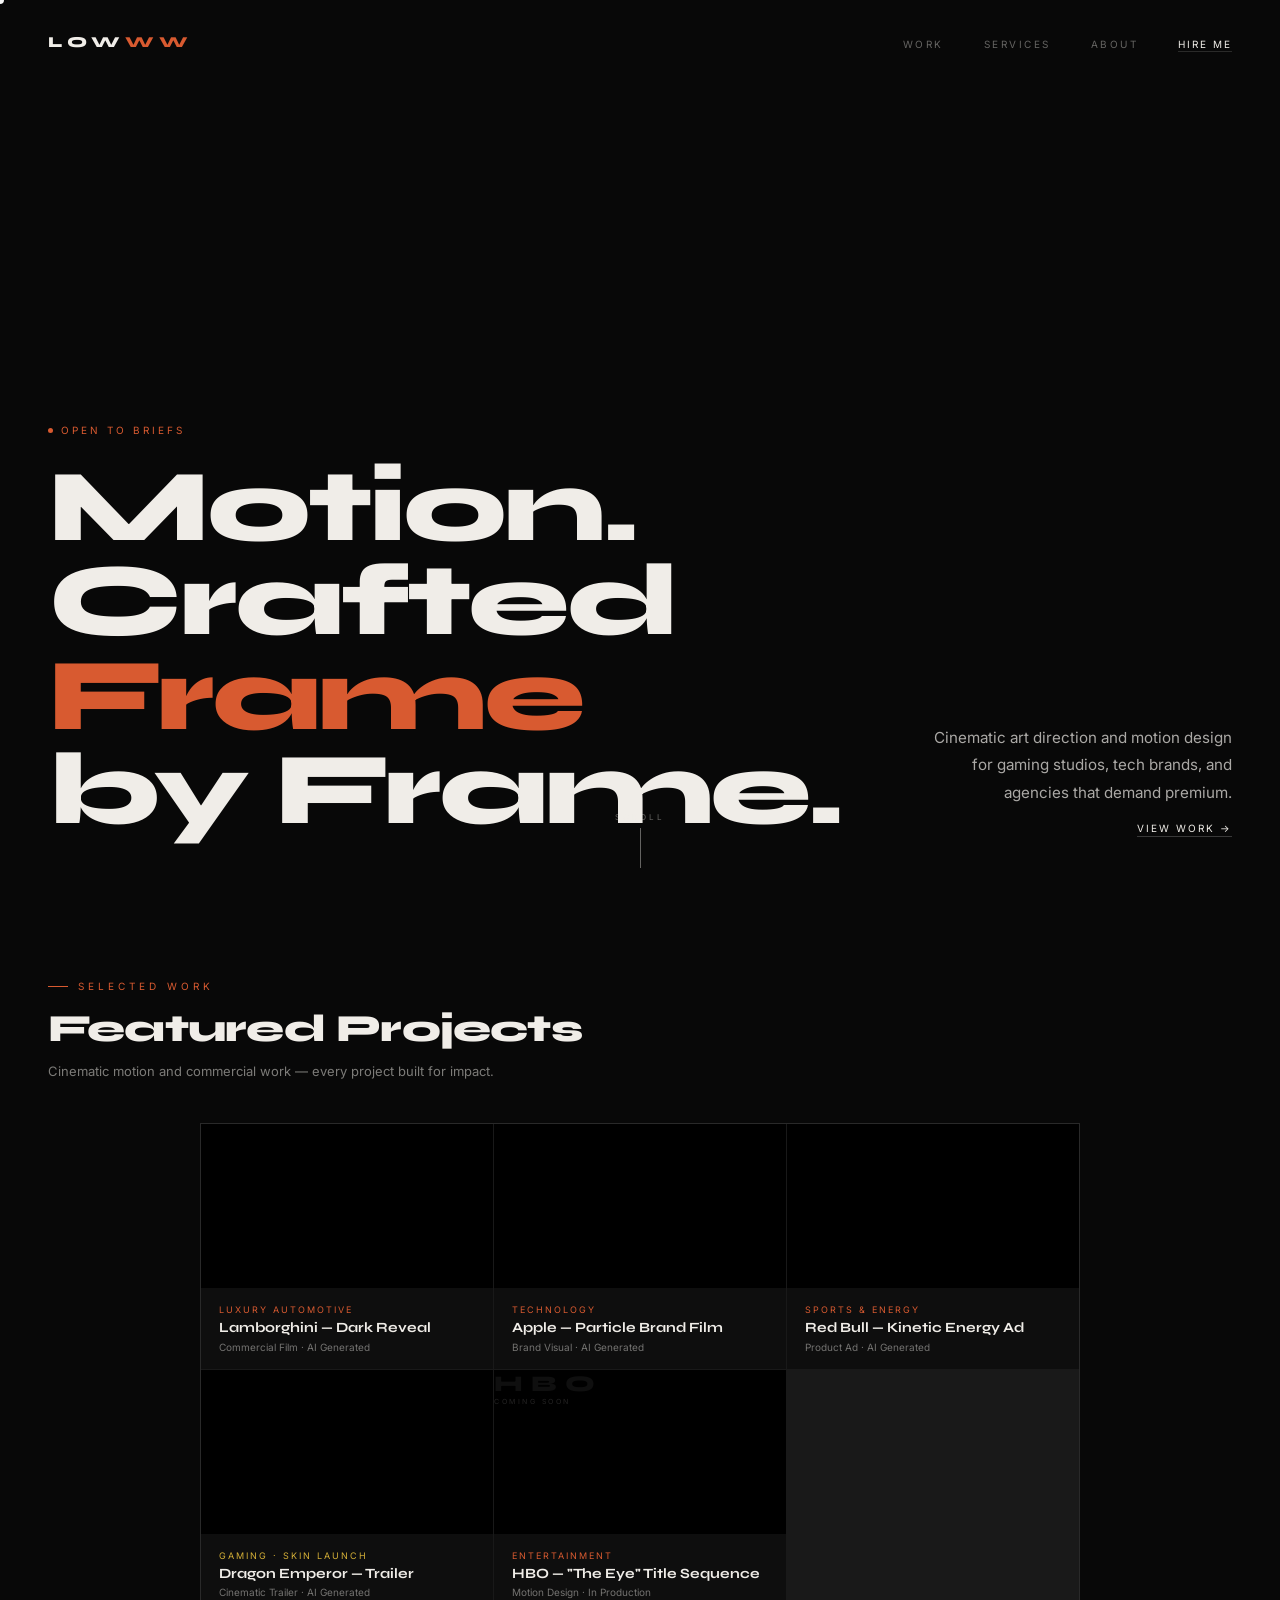
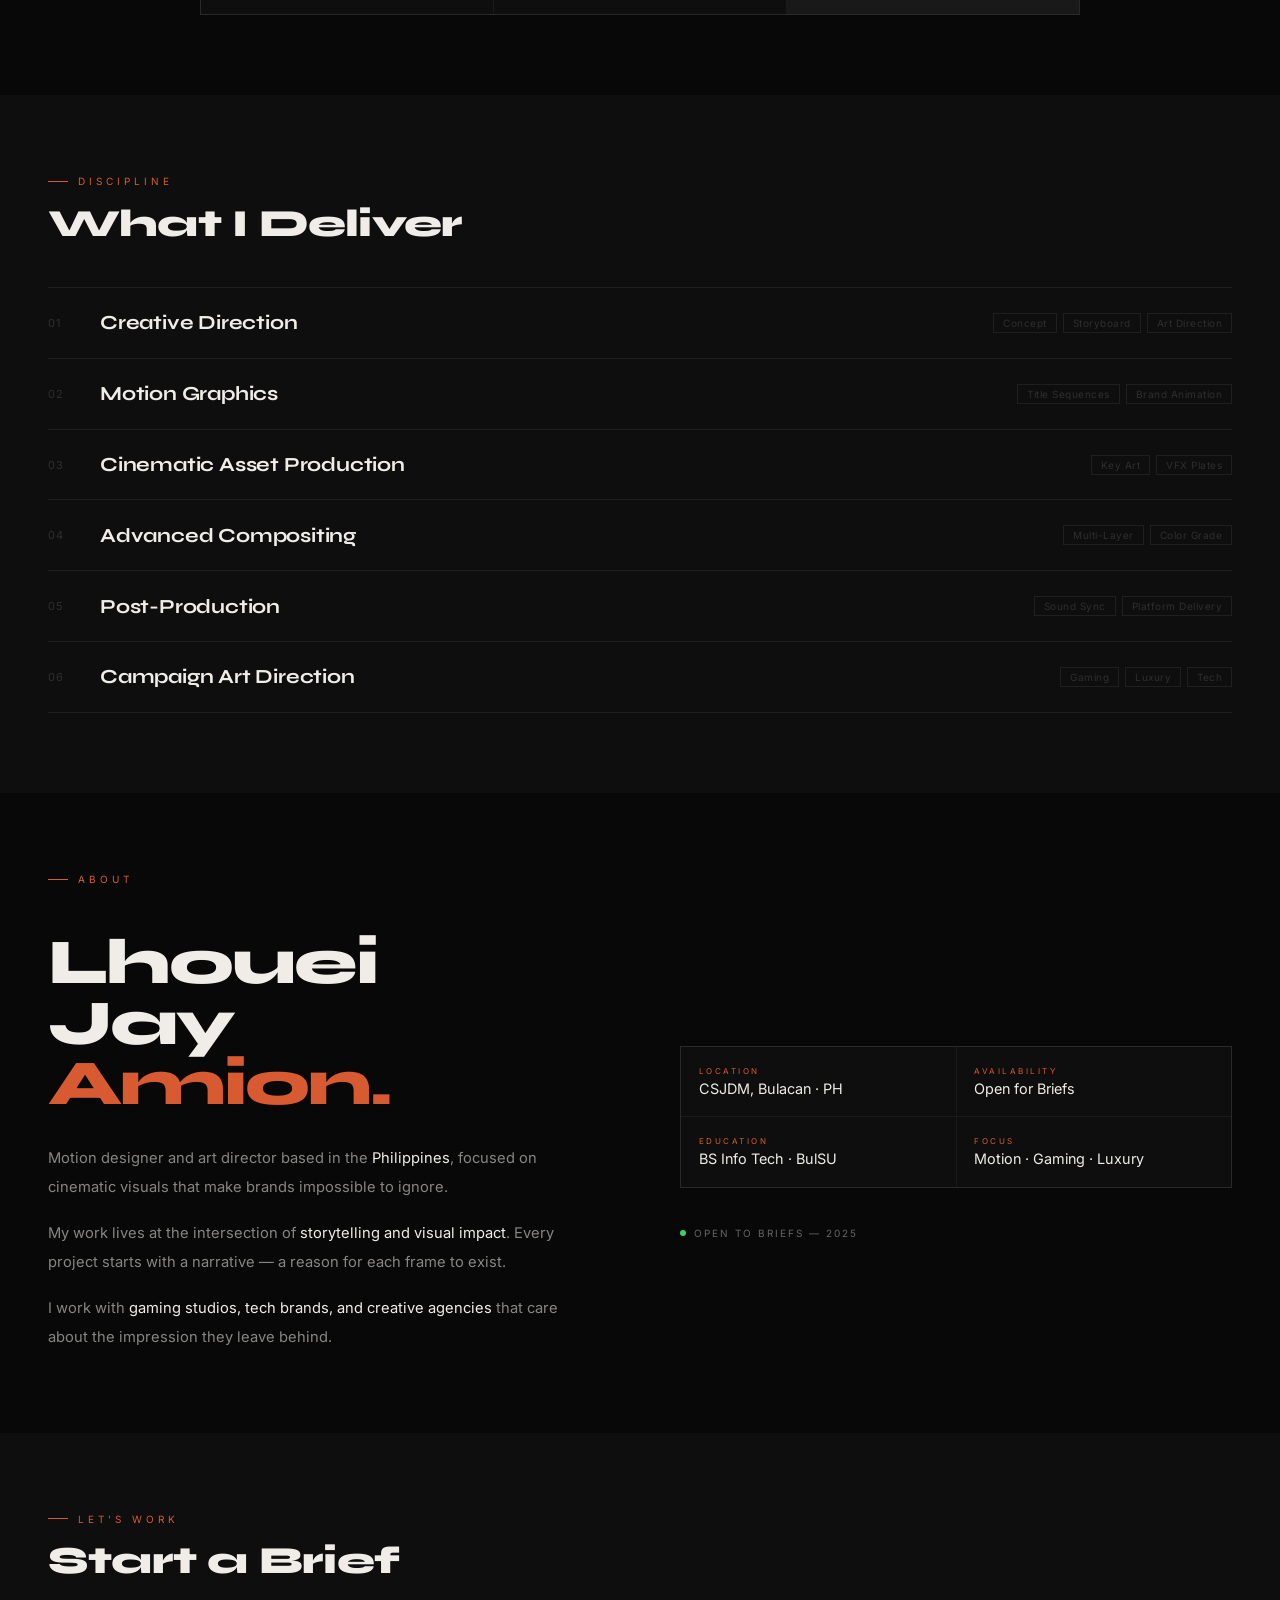
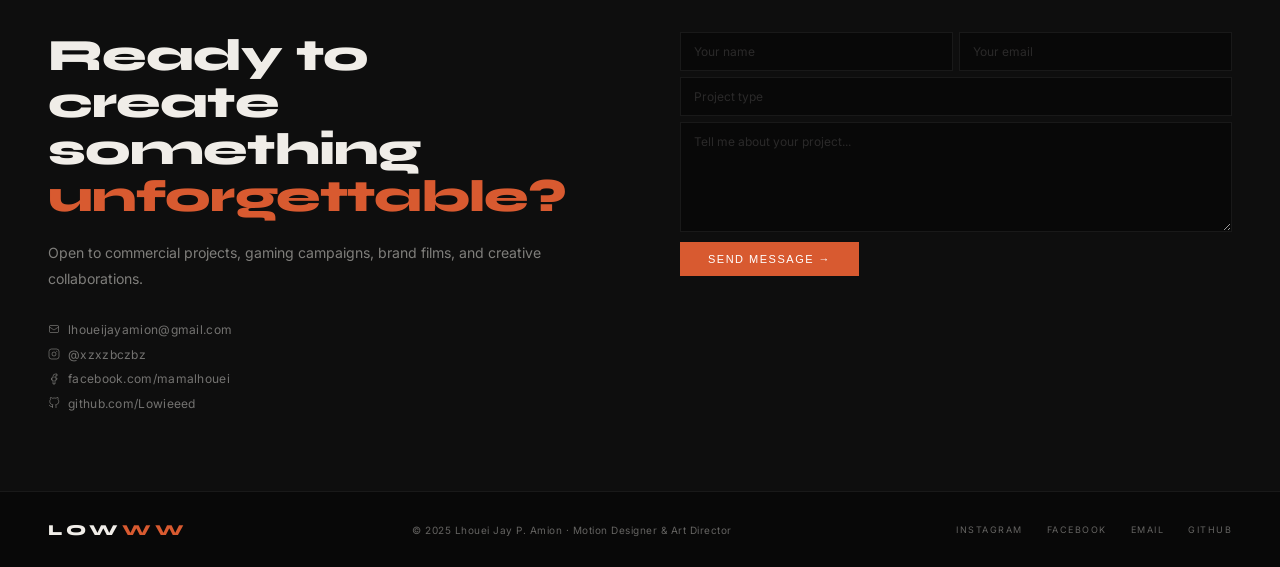
<file: index.html>
<!DOCTYPE html>
<html lang="en">
<head>
  <meta charset="UTF-8" />
  <meta name="viewport" content="width=device-width, initial-scale=1.0" />
  <title>LOWWW — Motion Designer & Art Director</title>
  <link rel="preconnect" href="https://fonts.googleapis.com" />
  <link rel="preconnect" href="https://fonts.gstatic.com" crossorigin />
  <link href="https://fonts.googleapis.com/css2?family=Syne:wght@400;700;800&family=Inter:wght@300;400&display=swap" rel="stylesheet" />
  <style>
    :root {
      --orange: #D85A30;
      --bg: #080808;
      --bg2: #0e0e0e;
      --border: rgba(255,255,255,0.07);
      --text: #F0EDE8;
      --muted: rgba(240,237,232,0.4);
      --muted2: rgba(240,237,232,0.15);
    }

    *, *::before, *::after { box-sizing: border-box; margin: 0; padding: 0; }
    html { scroll-behavior: smooth; }
    body {
      font-family: 'Inter', sans-serif;
      background: var(--bg);
      color: var(--text);
      overflow-x: hidden;
      cursor: none;
    }
    a { color: inherit; text-decoration: none; }

    /* ── CURSOR ─────────────────────────── */
    #cur { position: fixed; width: 8px; height: 8px; background: #fff; border-radius: 50%; pointer-events: none; z-index: 9999; transform: translate(-50%,-50%); mix-blend-mode: difference; transition: transform .15s; will-change: transform; }
    * { cursor: none !important; }

    /* ── NAV ────────────────────────────── */
    nav {
      position: fixed; top: 0; left: 0; right: 0; z-index: 100;
      display: flex; justify-content: space-between; align-items: center;
      padding: 2rem 3rem;
      transition: padding .4s ease;
    }
    nav.scrolled { padding: 1.2rem 3rem; }
    .logo {
      font-family: 'Syne', sans-serif;
      font-size: .95rem; font-weight: 800;
      letter-spacing: 5px; text-transform: uppercase;
    }
    .logo span { color: var(--orange); }
    .nav-links { display: flex; gap: 2.5rem; list-style: none; }
    .nav-links a {
      font-size: 10px; letter-spacing: 2.5px;
      text-transform: uppercase; color: var(--muted);
      transition: color .2s;
    }
    .nav-links a:hover { color: var(--text); }
    .nav-cta {
      font-size: 10px !important; letter-spacing: 2px !important;
      color: var(--text) !important; border-bottom: 0.5px solid var(--muted2) !important;
      padding-bottom: 1px !important;
      transition: border-color .2s !important;
    }
    .nav-cta:hover { border-color: var(--orange) !important; color: var(--orange) !important; }

    /* ── HERO — FULLSCREEN VIDEO ─────────── */
    .hero {
      position: relative; height: 100vh;
      display: flex; align-items: flex-end;
      overflow: hidden;
    }
    .hero-video {
      position: absolute; inset: 0;
      width: 100%; height: 100%;
      object-fit: cover; opacity: .55;
    }
    .hero-overlay {
      position: absolute; inset: 0;
      background: linear-gradient(
        to bottom,
        rgba(8,8,8,.5) 0%,
        rgba(8,8,8,.2) 40%,
        rgba(8,8,8,.85) 80%,
        rgba(8,8,8,1) 100%
      );
    }
    .hero-content {
      position: relative; z-index: 1;
      padding: 0 3rem 7vh;
      width: 100%;
      display: flex; justify-content: space-between; align-items: flex-end;
      gap: 3rem;
    }
    .hero-left {}
    .hero-tag {
      font-size: 10px; letter-spacing: 3px;
      text-transform: uppercase; color: var(--orange);
      margin-bottom: 1.5rem;
      display: flex; align-items: center; gap: 8px;
    }
    .hero-dot { width: 5px; height: 5px; border-radius: 50%; background: var(--orange); animation: ping 2s ease infinite; }
    @keyframes ping { 0%,100%{box-shadow:0 0 0 0 rgba(216,90,48,.4)} 50%{box-shadow:0 0 0 6px rgba(216,90,48,0)} }
    .hero-title {
      font-family: 'Syne', sans-serif;
      font-size: clamp(3.8rem, 8vw, 7.5rem);
      font-weight: 800; line-height: .92;
      letter-spacing: -.03em;
    }
    .hero-title em { font-style: normal; color: var(--orange); }
    .hero-right {
      text-align: right;
      display: flex; flex-direction: column;
      gap: 1rem; align-items: flex-end;
    }
    .hero-sub {
      font-size: .95rem; color: rgba(240,237,232,0.7);
      max-width: 300px; line-height: 1.8; text-align: right;
    }
    .hero-cta {
      display: inline-flex; align-items: center; gap: 8px;
      font-size: 10px; letter-spacing: 2px; text-transform: uppercase;
      color: var(--text); border-bottom: 0.5px solid rgba(255,255,255,.2);
      padding-bottom: 2px;
      transition: border-color .2s, color .2s;
    }
    .hero-cta:hover { color: var(--orange); border-color: var(--orange); }

    /* scroll hint */
    .scroll-hint {
      position: absolute; bottom: 2rem; left: 50%; transform: translateX(-50%);
      z-index: 2; display: flex; flex-direction: column; align-items: center; gap: 6px;
      font-size: 8px; letter-spacing: 3px; text-transform: uppercase; color: var(--muted);
      animation: bob 2.5s ease-in-out infinite;
    }
    .scroll-hint::after {
      content: ''; display: block;
      width: 0.5px; height: 40px; background: var(--muted);
    }
    @keyframes bob { 0%,100%{transform:translateX(-50%) translateY(0)} 50%{transform:translateX(-50%) translateY(6px)} }

    /* ── REVEAL ─────────────────────────── */
    .reveal { opacity: 0; transform: translateY(20px); transition: opacity .7s cubic-bezier(.16,1,.3,1), transform .7s cubic-bezier(.16,1,.3,1); }
    .reveal.visible { opacity: 1; transform: none; }
    .d1 { transition-delay: .1s; } .d2 { transition-delay: .2s; } .d3 { transition-delay: .3s; }

    /* ── SECTION BASE ───────────────────── */
    section { padding: 5rem 3rem; }
    .eyebrow {
      font-size: 10px; letter-spacing: 4px; text-transform: uppercase;
      color: var(--orange); margin-bottom: .8rem;
      display: flex; align-items: center; gap: 10px;
    }
    .eyebrow::before { content: ''; display: block; width: 20px; height: 0.5px; background: var(--orange); }
    .sec-title {
      font-family: 'Syne', sans-serif;
      font-size: clamp(1.8rem, 3vw, 2.6rem);
      font-weight: 800; letter-spacing: -.02em;
      margin-bottom: .5rem;
    }
    .sec-sub { font-size: 13px; color: rgba(240,237,232,0.5); max-width: 480px; line-height: 1.8; }

    /* ── WORK ───────────────────────────── */
    #work { background: var(--bg); padding-top: 5rem; }
    .work-wrap { max-width: 880px; margin: 2.5rem auto 0; }
    .work-grid {
      display: grid;
      grid-template-columns: repeat(3, 1fr);
      gap: 1px; background: var(--border);
      border: 0.5px solid var(--border);
    }
    .work-card {
      background: var(--bg2); overflow: hidden;
      transition: background .2s;
    }
    .work-card:hover { background: #111; }
    .v-wrap { position: relative; overflow: hidden; }
    .v-wrap video, .v-wrap .ph {
      width: 100%; display: block;
      aspect-ratio: 16/9; object-fit: cover;
      max-height: 175px; background: #000;
      transition: transform .5s cubic-bezier(.16,1,.3,1);
    }
    .work-card:hover .v-wrap video { transform: scale(1.04); }
    video::-webkit-media-controls { display: none !important; }
    video { pointer-events: none; }
    .v-wrap { pointer-events: all; }

    /* play overlay on hover */
    .v-play {
      position: absolute; inset: 0;
      display: flex; align-items: center; justify-content: center;
      opacity: 0; transition: opacity .2s;
      background: rgba(0,0,0,.3);
    }
    .v-wrap:hover .v-play { opacity: 1; }
    .v-play-btn {
      width: 36px; height: 36px; border-radius: 50%;
      border: 1px solid rgba(255,255,255,.5);
      display: flex; align-items: center; justify-content: center;
      font-size: 11px; color: #fff;
      transition: background .2s, border-color .2s;
    }
    .v-play-btn:hover { background: var(--orange); border-color: var(--orange); cursor: pointer; }

    .card-info { padding: 1rem 1.1rem; }
    .card-cat {
      font-size: 9px; letter-spacing: 2px;
      text-transform: uppercase; color: var(--orange); margin-bottom: 4px;
    }
    .card-name {
      font-family: 'Syne', sans-serif;
      font-size: .88rem; font-weight: 700;
      color: var(--text); line-height: 1.3;
    }
    .card-type { font-size: 10px; color: rgba(240,237,232,0.45); margin-top: 3px; }

    /* dragon card */
    .dragon-card {
      background: var(--bg2); overflow: hidden;
      transition: background .2s; display: block;
    }
    .dragon-card:hover { background: #111; }
    .dragon-card:hover .v-wrap video { transform: scale(1.04); }
    .dragon-card .card-cat { color: #D4AF37; }
    .dragon-card .card-name { color: var(--text); }

    /* hbo */
    .ph {
      aspect-ratio: 16/9; max-height: 175px; background: #0a0a0a;
      display: flex; flex-direction: column;
      align-items: center; justify-content: center; gap: 5px;
    }
    .ph-text {
      font-family: 'Syne', sans-serif; font-size: 1.4rem; font-weight: 800;
      color: rgba(255,255,255,.06); letter-spacing: 8px;
    }
    .ph-sub { font-size: 7px; color: var(--muted2); letter-spacing: 2.5px; text-transform: uppercase; }

    /* ── SERVICES ───────────────────────── */
    #services { background: var(--bg2); }
    .services-list {
      margin-top: 2.5rem;
      border-top: 0.5px solid var(--border);
    }
    .service-row {
      display: flex; justify-content: space-between; align-items: center;
      padding: 1.4rem 0;
      border-bottom: 0.5px solid var(--border);
      transition: padding .2s;
    }
    .service-row:hover { padding-left: .5rem; }
    .service-row:hover .sr-num { color: var(--orange); }
    .sr-left { display: flex; align-items: center; gap: 1.5rem; }
    .sr-num { font-size: 11px; color: var(--muted2); letter-spacing: 1px; width: 28px; transition: color .2s; }
    .sr-name {
      font-family: 'Syne', sans-serif;
      font-size: clamp(1rem, 1.8vw, 1.25rem);
      font-weight: 700; letter-spacing: -.01em;
    }
    .sr-tags { display: flex; gap: 6px; }
    .sr-tag {
      font-size: 10px; color: var(--muted2);
      border: 0.5px solid var(--border);
      padding: 3px 9px; letter-spacing: .5px;
    }

    /* ── ABOUT ──────────────────────────── */
    #about { background: var(--bg); }
    .about-layout {
      display: grid; grid-template-columns: 1fr 1fr;
      gap: 5rem; align-items: center; margin-top: 3rem;
    }
    .about-left {}
    .about-name {
      font-family: 'Syne', sans-serif;
      font-size: clamp(2.5rem, 5vw, 4.5rem);
      font-weight: 800; letter-spacing: -.03em;
      line-height: .95; margin-bottom: 1.8rem;
    }
    .about-name span { color: var(--orange); }
    .about-desc { font-size: .92rem; color: rgba(240,237,232,0.55); line-height: 2; }
    .about-desc p + p { margin-top: 1rem; }
    .about-desc strong { color: var(--text); font-weight: 400; }
    .about-right {}
    .about-facts {
      display: grid; grid-template-columns: 1fr 1fr;
      gap: 1px; background: var(--border);
      border: 0.5px solid var(--border); margin-bottom: 2rem;
    }
    .fact {
      background: var(--bg2); padding: 1.2rem 1.1rem;
    }
    .fact-label { font-size: 8px; letter-spacing: 2.5px; text-transform: uppercase; color: var(--orange); margin-bottom: 4px; }
    .fact-val { font-size: .9rem; color: var(--text); font-weight: 400; }
    .about-avail {
      display: inline-flex; align-items: center; gap: 8px;
      font-size: 10px; letter-spacing: 2px; text-transform: uppercase;
      color: var(--muted);
    }
    .avail-dot { width: 6px; height: 6px; border-radius: 50%; background: #3ecf6a; animation: ping 2s ease infinite; }

    /* ── CONTACT ────────────────────────── */
    #contact { background: var(--bg2); }
    .contact-layout {
      display: grid; grid-template-columns: 1fr 1fr;
      gap: 5rem; margin-top: 3rem; align-items: start;
    }
    .contact-headline {
      font-family: 'Syne', sans-serif;
      font-size: clamp(1.8rem, 3.5vw, 3rem);
      font-weight: 800; letter-spacing: -.02em;
      line-height: 1.05; margin-bottom: 1.2rem;
    }
    .contact-headline em { font-style: normal; color: var(--orange); }
    .contact-desc { font-size: .88rem; color: rgba(240,237,232,0.5); line-height: 1.9; margin-bottom: 1.8rem; }
    .contact-links { display: flex; flex-direction: column; gap: .6rem; }
    .contact-link {
      display: flex; align-items: center; gap: 8px;
      font-size: 12px; color: rgba(240,237,232,0.45); letter-spacing: .3px;
      transition: color .2s;
    }
    .contact-link:hover { color: var(--orange); }
    .contact-link svg { width: 12px; height: 12px; flex-shrink: 0; }
    .form { display: flex; flex-direction: column; gap: 6px; }
    .form-row { display: grid; grid-template-columns: 1fr 1fr; gap: 6px; }
    .form input, .form textarea {
      width: 100%; padding: 11px 13px;
      background: var(--bg); border: 0.5px solid var(--border);
      color: var(--text); font-family: 'Inter', sans-serif; font-size: 12px;
      outline: none; transition: border-color .2s;
    }
    .form input:focus, .form textarea:focus { border-color: var(--orange); }
    .form input::placeholder, .form textarea::placeholder { color: var(--muted2); }
    .form textarea { height: 110px; resize: vertical; }
    .form-btn {
      align-self: flex-start; margin-top: 4px;
      padding: 11px 28px; background: var(--orange); color: #fff;
      font-size: 11px; font-weight: 500; letter-spacing: 1.5px; text-transform: uppercase;
      border: none; cursor: pointer; transition: background .2s;
    }
    .form-btn:hover { background: #993C1D; }

    /* ── POPUP ──────────────────────────── */
    #popup { display: none; position: fixed; inset: 0; z-index: 9999; background: rgba(0,0,0,.85); align-items: center; justify-content: center; }
    .popup-box { background: var(--bg2); border: 0.5px solid rgba(255,255,255,.08); padding: 2.5rem 2rem; max-width: 320px; width: 90%; text-align: center; }
    .popup-icon { width: 44px; height: 44px; border-radius: 50%; background: var(--orange); display: flex; align-items: center; justify-content: center; margin: 0 auto 1rem; }
    .popup-title { font-family: 'Syne', sans-serif; font-size: .95rem; font-weight: 800; margin-bottom: .4rem; }
    .popup-sub { font-size: 12px; color: var(--muted); line-height: 1.7; margin-bottom: 1.5rem; }
    .popup-close { padding: 9px 24px; background: var(--orange); color: #fff; font-size: 11px; border: none; cursor: pointer; }

    /* ── FOOTER ─────────────────────────── */
    footer {
      padding: 1.8rem 3rem;
      border-top: 0.5px solid var(--border);
      display: flex; justify-content: space-between; align-items: center; flex-wrap: wrap; gap: 1rem;
    }
    .footer-logo { font-family: 'Syne', sans-serif; font-size: .95rem; font-weight: 800; letter-spacing: 4px; }
    .footer-logo span { color: var(--orange); }
    .footer-copy { font-size: 10px; color: var(--muted); letter-spacing: .5px; }
    .footer-links { display: flex; gap: 1.5rem; }
    .footer-links a { font-size: 9px; color: var(--muted); letter-spacing: 1.5px; text-transform: uppercase; transition: color .2s; }
    .footer-links a:hover { color: var(--orange); }

    /* ── RESPONSIVE ─────────────────────── */
    @media (max-width: 900px) {
      nav { padding: 1.4rem 1.5rem; }
      nav.scrolled { padding: 1rem 1.5rem; }
      section { padding: 5rem 1.5rem; }
      .hero-content { padding: 0 1.5rem 5vh; flex-direction: column; align-items: flex-start; gap: 1.5rem; }
      .hero-right { text-align: left; align-items: flex-start; }
      .hero-sub { text-align: left; }
      .work-grid { grid-template-columns: 1fr 1fr; }
      .about-layout, .contact-layout { grid-template-columns: 1fr; gap: 2.5rem; }
      .form-row { grid-template-columns: 1fr; }
      footer { flex-direction: column; text-align: center; padding: 1.5rem; }
      .nav-links li:nth-child(n+3) { display: none; }
    }
    @media (max-width: 560px) {
      .hero-title { font-size: clamp(2.4rem, 11vw, 3rem); }
      .work-grid { grid-template-columns: 1fr; }
    }
  </style>
</head>
<body>

<!-- CURSOR -->
<div id="cur"></div>

<!-- NAV -->
<nav id="nav">
  <a href="#" class="logo">LOW<span>WW</span></a>
  <ul class="nav-links">
    <li><a href="#work">Work</a></li>
    <li><a href="#services">Services</a></li>
    <li><a href="#about">About</a></li>
    <li><a href="#contact" class="nav-cta">Hire Me</a></li>
  </ul>
</nav>

<!-- HERO -->
<div class="hero">
  <video class="hero-video" autoplay muted loop playsinline
    src="https://d8j0ntlcm91z4.cloudfront.net/user_39UIovq0myu4GeOCMsHj4PclXJ6/hf_20260615_181534_7e56b176-fbbe-4d2c-a4ef-841bf64715a6.mp4">
  </video>
  <div class="hero-overlay"></div>
  <div class="hero-content">
    <div class="hero-left">
      <div class="hero-tag"><span class="hero-dot"></span> Open to Briefs</div>
      <h1 class="hero-title">Motion.<br>Crafted<br><em>Frame</em><br>by Frame.</h1>
    </div>
    <div class="hero-right">
      <p class="hero-sub">Cinematic art direction and motion design for gaming studios, tech brands, and agencies that demand premium.</p>
      <a href="#work" class="hero-cta">View Work →</a>
    </div>
  </div>
  <div class="scroll-hint">Scroll</div>
</div>

<!-- WORK -->
<section id="work">
  <p class="eyebrow reveal">Selected Work</p>
  <h2 class="sec-title reveal d1">Featured Projects</h2>
  <p class="sec-sub reveal d2">Cinematic motion and commercial work — every project built for impact.</p>

  <div class="work-wrap">
    <div class="work-grid">

      <!-- Lamborghini -->
      <div class="work-card reveal">
        <div class="v-wrap">
          <video id="v1" src="https://d8j0ntlcm91z4.cloudfront.net/user_39UIovq0myu4GeOCMsHj4PclXJ6/hf_20260615_181534_7e56b176-fbbe-4d2c-a4ef-841bf64715a6.mp4" loop muted playsinline></video>
          <div class="v-play"><div class="v-play-btn" onclick="toggleV('v1',this)">▶</div></div>
        </div>
        <div class="card-info">
          <div class="card-cat">Luxury Automotive</div>
          <div class="card-name">Lamborghini — Dark Reveal</div>
          <div class="card-type">Commercial Film · AI Generated</div>
        </div>
      </div>

      <!-- Apple -->
      <div class="work-card reveal d1">
        <div class="v-wrap">
          <video id="v2" src="https://d8j0ntlcm91z4.cloudfront.net/user_39UIovq0myu4GeOCMsHj4PclXJ6/hf_20260613_212105_3cb2c637-dbaa-400f-8f6c-c08bdff71f8c.mp4" loop muted playsinline></video>
          <div class="v-play"><div class="v-play-btn" onclick="toggleV('v2',this)">▶</div></div>
        </div>
        <div class="card-info">
          <div class="card-cat">Technology</div>
          <div class="card-name">Apple — Particle Brand Film</div>
          <div class="card-type">Brand Visual · AI Generated</div>
        </div>
      </div>

      <!-- Red Bull -->
      <div class="work-card reveal d2">
        <div class="v-wrap">
          <video id="v3" src="https://d8j0ntlcm91z4.cloudfront.net/user_39UIovq0myu4GeOCMsHj4PclXJ6/hf_20260613_221335_d019a58d-2a31-45f1-b888-64242bfb83ef.mp4" loop muted playsinline></video>
          <div class="v-play"><div class="v-play-btn" onclick="toggleV('v3',this)">▶</div></div>
        </div>
        <div class="card-info">
          <div class="card-cat">Sports & Energy</div>
          <div class="card-name">Red Bull — Kinetic Energy Ad</div>
          <div class="card-type">Product Ad · AI Generated</div>
        </div>
      </div>

      <!-- Dragon Emperor -->
      <a href="dragon-emperor.html" class="dragon-card reveal d1">
        <div class="v-wrap">
          <video id="v4" src="https://d8j0ntlcm91z4.cloudfront.net/user_39UIovq0myu4GeOCMsHj4PclXJ6/hf_20260615_181534_7e56b176-fbbe-4d2c-a4ef-841bf64715a6.mp4" loop muted playsinline></video>
          <div class="v-play"><div class="v-play-btn" onclick="event.preventDefault();toggleV('v4',this)">▶</div></div>
        </div>
        <div class="card-info">
          <div class="card-cat">Gaming · Skin Launch</div>
          <div class="card-name">Dragon Emperor — Trailer</div>
          <div class="card-type">Cinematic Trailer · AI Generated</div>
        </div>
      </a>

      <!-- HBO -->
      <div class="work-card reveal d2">
        <div class="v-wrap">
          <div class="ph">
            <div class="ph-text">HBO</div>
            <div class="ph-sub">Coming Soon</div>
          </div>
        </div>
        <div class="card-info">
          <div class="card-cat">Entertainment</div>
          <div class="card-name">HBO — "The Eye" Title Sequence</div>
          <div class="card-type">Motion Design · In Production</div>
        </div>
      </div>

    </div>
  </div>
</section>

<!-- SERVICES -->
<section id="services">
  <p class="eyebrow reveal">Discipline</p>
  <h2 class="sec-title reveal d1">What I Deliver</h2>
  <div class="services-list reveal d2">
    <div class="service-row">
      <div class="sr-left">
        <span class="sr-num">01</span>
        <span class="sr-name">Creative Direction</span>
      </div>
      <div class="sr-tags">
        <span class="sr-tag">Concept</span><span class="sr-tag">Storyboard</span><span class="sr-tag">Art Direction</span>
      </div>
    </div>
    <div class="service-row">
      <div class="sr-left">
        <span class="sr-num">02</span>
        <span class="sr-name">Motion Graphics</span>
      </div>
      <div class="sr-tags">
        <span class="sr-tag">Title Sequences</span><span class="sr-tag">Brand Animation</span>
      </div>
    </div>
    <div class="service-row">
      <div class="sr-left">
        <span class="sr-num">03</span>
        <span class="sr-name">Cinematic Asset Production</span>
      </div>
      <div class="sr-tags">
        <span class="sr-tag">Key Art</span><span class="sr-tag">VFX Plates</span>
      </div>
    </div>
    <div class="service-row">
      <div class="sr-left">
        <span class="sr-num">04</span>
        <span class="sr-name">Advanced Compositing</span>
      </div>
      <div class="sr-tags">
        <span class="sr-tag">Multi-Layer</span><span class="sr-tag">Color Grade</span>
      </div>
    </div>
    <div class="service-row">
      <div class="sr-left">
        <span class="sr-num">05</span>
        <span class="sr-name">Post-Production</span>
      </div>
      <div class="sr-tags">
        <span class="sr-tag">Sound Sync</span><span class="sr-tag">Platform Delivery</span>
      </div>
    </div>
    <div class="service-row">
      <div class="sr-left">
        <span class="sr-num">06</span>
        <span class="sr-name">Campaign Art Direction</span>
      </div>
      <div class="sr-tags">
        <span class="sr-tag">Gaming</span><span class="sr-tag">Luxury</span><span class="sr-tag">Tech</span>
      </div>
    </div>
  </div>
</section>

<!-- ABOUT -->
<section id="about">
  <p class="eyebrow reveal">About</p>
  <div class="about-layout">
    <div class="about-left reveal d1">
      <h2 class="about-name">Lhouei<br>Jay<br><span>Amion.</span></h2>
      <div class="about-desc">
        <p>Motion designer and art director based in the <strong>Philippines</strong>, focused on cinematic visuals that make brands impossible to ignore.</p>
        <p>My work lives at the intersection of <strong>storytelling and visual impact</strong>. Every project starts with a narrative — a reason for each frame to exist.</p>
        <p>I work with <strong>gaming studios, tech brands, and creative agencies</strong> that care about the impression they leave behind.</p>
      </div>
    </div>
    <div class="about-right reveal d2">
      <div class="about-facts">
        <div class="fact"><div class="fact-label">Location</div><div class="fact-val">CSJDM, Bulacan · PH</div></div>
        <div class="fact"><div class="fact-label">Availability</div><div class="fact-val">Open for Briefs</div></div>
        <div class="fact"><div class="fact-label">Education</div><div class="fact-val">BS Info Tech · BulSU</div></div>
        <div class="fact"><div class="fact-label">Focus</div><div class="fact-val">Motion · Gaming · Luxury</div></div>
      </div>
      <div class="about-avail">
        <span class="avail-dot"></span>
        Open to Briefs — 2025
      </div>
    </div>
  </div>
</section>

<!-- CONTACT -->
<section id="contact">
  <p class="eyebrow reveal">Let's Work</p>
  <h2 class="sec-title reveal d1">Start a Brief</h2>
  <div class="contact-layout">
    <div class="reveal d2">
      <h3 class="contact-headline">Ready to create something <em>unforgettable?</em></h3>
      <p class="contact-desc">Open to commercial projects, gaming campaigns, brand films, and creative collaborations.</p>
      <div class="contact-links">
        <a href="mailto:lhoueijayamion@gmail.com" class="contact-link">
          <svg viewBox="0 0 24 24" fill="none" stroke="currentColor" stroke-width="1.5"><path d="M3 8l7.89 5.26a2 2 0 002.22 0L21 8M5 19h14a2 2 0 002-2V7a2 2 0 00-2-2H5a2 2 0 00-2 2v10a2 2 0 002 2z"/></svg>
          lhoueijayamion@gmail.com
        </a>
        <a href="https://www.instagram.com/xzxzbczbz/" target="_blank" class="contact-link">
          <svg viewBox="0 0 24 24" fill="none" stroke="currentColor" stroke-width="1.5"><rect x="2" y="2" width="20" height="20" rx="5"/><circle cx="12" cy="12" r="4"/><circle cx="17.5" cy="6.5" r="1" fill="currentColor" stroke="none"/></svg>
          @xzxzbczbz
        </a>
        <a href="https://www.facebook.com/mamalhouei" target="_blank" class="contact-link">
          <svg viewBox="0 0 24 24" fill="none" stroke="currentColor" stroke-width="1.5"><path d="M18 2h-3a5 5 0 00-5 5v3H7v4h3v8h4v-8h3l1-4h-4V7a1 1 0 011-1h3z"/></svg>
          facebook.com/mamalhouei
        </a>
        <a href="https://github.com/Lowieeed" target="_blank" class="contact-link">
          <svg viewBox="0 0 24 24" fill="none" stroke="currentColor" stroke-width="1.5"><path d="M9 19c-5 1.5-5-2.5-7-3m14 6v-3.87a3.37 3.37 0 00-.94-2.61c3.14-.35 6.44-1.54 6.44-7A5.44 5.44 0 0020 4.77 5.07 5.07 0 0019.91 1S18.73.65 16 2.48a13.38 13.38 0 00-7 0C6.27.65 5.09 1 5.09 1A5.07 5.07 0 005 4.77a5.44 5.44 0 00-1.5 3.78c0 5.42 3.3 6.61 6.44 7A3.37 3.37 0 009 18.13V22"/></svg>
          github.com/Lowieeed
        </a>
      </div>
    </div>
    <div class="reveal d3">
      <form id="contact-form" class="form">
        <div class="form-row">
          <input type="text" id="fname" placeholder="Your name" required />
          <input type="email" id="femail" placeholder="Your email" required />
        </div>
        <input type="text" id="fproject" placeholder="Project type" />
        <textarea id="fmessage" placeholder="Tell me about your project..." required></textarea>
        <button type="submit" class="form-btn" id="submit-btn">Send Message →</button>
      </form>
    </div>
  </div>
</section>

<!-- POPUP -->
<div id="popup">
  <div class="popup-box">
    <div class="popup-icon">
      <svg viewBox="0 0 24 24" fill="none" stroke="#fff" stroke-width="2.5" style="width:18px;height:18px;"><path d="M5 13l4 4L19 7"/></svg>
    </div>
    <p class="popup-title">Message Sent!</p>
    <p class="popup-sub">Thanks for reaching out. I'll get back to you as soon as possible.</p>
    <button class="popup-close" onclick="document.getElementById('popup').style.display='none'">Got it</button>
  </div>
</div>

<!-- FOOTER -->
<footer>
  <div class="footer-logo">LOW<span>WW</span></div>
  <p class="footer-copy">© 2025 Lhouei Jay P. Amion · Motion Designer & Art Director</p>
  <div class="footer-links">
    <a href="https://www.instagram.com/xzxzbczbz/" target="_blank">Instagram</a>
    <a href="https://www.facebook.com/mamalhouei" target="_blank">Facebook</a>
    <a href="mailto:lhoueijayamion@gmail.com">Email</a>
    <a href="https://github.com/Lowieeed" target="_blank">GitHub</a>
  </div>
</footer>

<script>
/* CURSOR */
const cur = document.getElementById('cur');
document.addEventListener('mousemove', e => {
  cur.style.left = e.clientX + 'px';
  cur.style.top  = e.clientY + 'px';
});

/* NAV SCROLL */
window.addEventListener('scroll', () => {
  document.getElementById('nav').classList.toggle('scrolled', window.scrollY > 60);
});

/* SCROLL REVEAL */
const obs = new IntersectionObserver(entries => {
  entries.forEach(e => { if (e.isIntersecting) { e.target.classList.add('visible'); obs.unobserve(e.target); } });
}, { threshold: 0.1 });
document.querySelectorAll('.reveal').forEach(el => obs.observe(el));

/* VIDEO HOVER AUTOPLAY on row hover */
document.querySelectorAll('.work-row').forEach(row => {
  const vid = row.querySelector('video');
  if (!vid) return;
  row.addEventListener('mouseenter', () => vid.play());
  row.addEventListener('mouseleave', () => { vid.pause(); vid.currentTime = 0; });
});

/* RIGHT CLICK BLOCK */
document.querySelectorAll('video').forEach(v => v.addEventListener('contextmenu', e => e.preventDefault()));

/* CONTACT FORM */
document.getElementById('contact-form').addEventListener('submit', async function(e) {
  e.preventDefault();
  const btn = document.getElementById('submit-btn');
  btn.textContent = 'Sending...'; btn.disabled = true;
  try {
    const res = await fetch('https://formspree.io/f/xpqekaod', {
      method: 'POST',
      headers: { 'Content-Type': 'application/json', 'Accept': 'application/json' },
      body: JSON.stringify({
        name: document.getElementById('fname').value,
        email: document.getElementById('femail').value,
        project: document.getElementById('fproject').value,
        message: document.getElementById('fmessage').value
      })
    });
    if (res.ok) { document.getElementById('popup').style.display = 'flex'; this.reset(); }
    else alert('Something went wrong. Please try again.');
  } catch { alert('Something went wrong. Please try again.'); }
  btn.textContent = 'Send Message →'; btn.disabled = false;
});
</script>
</body>
</html>
</file>
